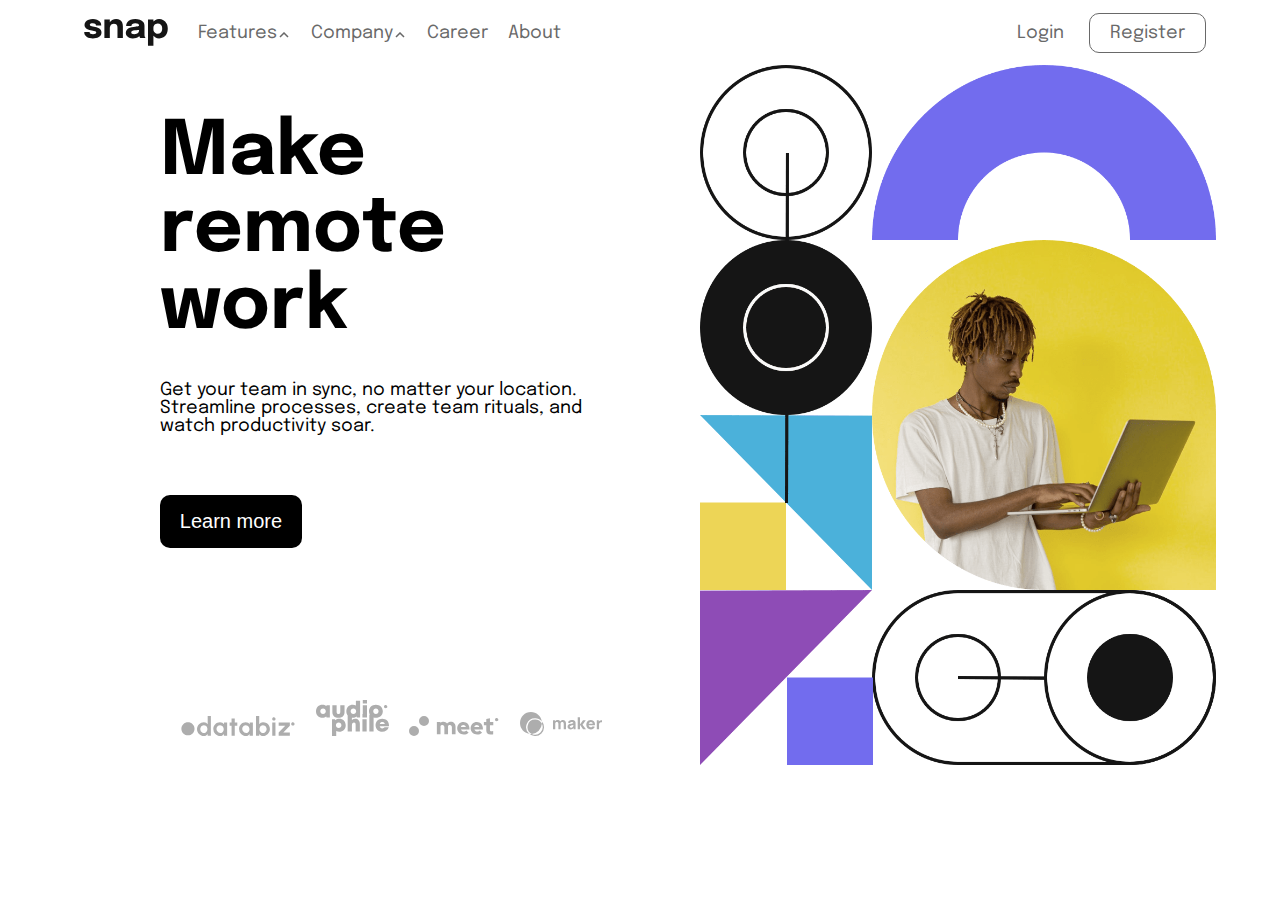
<file: index.html>
<!DOCTYPE html>
<html lang="en">
<head>
  <meta charset="UTF-8">
  <meta name="viewport" content="width=device-width, initial-scale=1.0"> <!-- displays site properly based on user's device -->

  <link rel="icon" type="image/png" sizes="32x32" href="./images/favicon-32x32.png">
  <link href="https://fonts.googleapis.com/css2?family=Epilogue&display=swap" rel="stylesheet">
  <title>Frontend Mentor | Intro section with dropdown navigation</title>
  <link rel="stylesheet" href="styler.css">
  <!-- Feel free to remove these styles or customise in your own stylesheet 👍 -->
  <style>
    .attribution { font-size: 11px; text-align: center; }
    .attribution a { color: hsl(228, 45%, 44%); }
  </style>
</head>
<body>

  <nav class="navigationBar">
    <div class="nav-container">
      <div class="logo">
        <svg width="84" height="27" xmlns="http://www.w3.org/2000/svg"><path d="M8.852 19.42c-1.108 0-2.175-.128-3.202-.385a9.648 9.648 0 0 1-2.756-1.137c-.811-.502-1.453-1.13-1.925-1.882-.473-.752-.709-1.63-.709-2.633v-.316h5.39v.246c0 .676.3 1.172.901 1.487.601.315 1.415.472 2.441.472a7.08 7.08 0 0 0 1.55-.166c.495-.11.903-.291 1.224-.542.321-.251.482-.569.482-.954 0-.618-.342-1.056-1.024-1.313-.683-.256-1.777-.513-3.282-.77a21.716 21.716 0 0 1-2.59-.595A10.937 10.937 0 0 1 2.938 9.91 5.28 5.28 0 0 1 1.17 8.28C.727 7.622.505 6.82.505 5.875c0-1.26.382-2.322 1.146-3.185.764-.863 1.782-1.517 3.054-1.96C5.977.287 7.377.065 8.905.065c1.458 0 2.818.242 4.078.726 1.26.484 2.28 1.179 3.062 2.083.782.904 1.172 1.992 1.172 3.264v.245H11.88v-.21c0-.467-.149-.846-.446-1.138a2.804 2.804 0 0 0-1.129-.656 4.616 4.616 0 0 0-1.418-.219c-.443 0-.9.05-1.373.149-.473.099-.872.262-1.199.49-.327.227-.49.545-.49.954 0 .396.175.72.525.97.35.252.84.456 1.47.613.63.158 1.36.306 2.188.447.781.128 1.607.306 2.476.533.869.228 1.686.549 2.45.963a5.34 5.34 0 0 1 1.855 1.627c.472.671.709 1.52.709 2.546 0 1.062-.245 1.972-.735 2.73a5.607 5.607 0 0 1-1.987 1.847 10.04 10.04 0 0 1-2.782 1.05c-1.021.227-2.068.341-3.142.341ZM33.48 19V8.92c0-.77-.1-1.473-.298-2.109a2.965 2.965 0 0 0-1.067-1.531c-.513-.385-1.254-.577-2.223-.577-.84 0-1.566.192-2.178.577a3.754 3.754 0 0 0-1.41 1.61c-.326.688-.49 1.482-.49 2.38L24.31 8.185c0-1.61.35-3.022 1.05-4.235a7.627 7.627 0 0 1 2.844-2.853C29.398.41 30.726.066 32.183.066c1.53 0 2.786.306 3.772.919.986.612 1.721 1.464 2.205 2.555.484 1.09.726 2.365.726 3.824V19H33.48Zm-13.09 0V.415h5.425V19h-5.425Zm28.389.385c-1.354 0-2.558-.216-3.614-.648-1.056-.431-1.881-1.055-2.476-1.872-.595-.817-.893-1.808-.893-2.975 0-1.318.362-2.392 1.085-3.22.724-.828 1.683-1.461 2.879-1.899a15.898 15.898 0 0 1 3.894-.866c2.041-.198 3.45-.38 4.226-.542.776-.164 1.164-.45 1.164-.858V6.47c0-.688-.33-1.23-.989-1.627-.66-.397-1.578-.595-2.756-.595-1.249 0-2.202.224-2.861.673-.66.45-.99 1.135-.99 2.056H42.11c0-1.493.406-2.753 1.217-3.78.81-1.026 1.91-1.805 3.298-2.336 1.389-.53 2.958-.796 4.708-.796 1.633 0 3.144.248 4.532.744 1.389.496 2.506 1.24 3.352 2.231.845.992 1.268 2.252 1.268 3.78v8.032c0 .479.015.937.044 1.374.03.438.096.837.201 1.199.117.408.263.747.438 1.015.175.268.32.455.437.56h-5.337a3.723 3.723 0 0 1-.376-.508 3.962 3.962 0 0 1-.43-.892 7.195 7.195 0 0 1-.305-1.234 9.674 9.674 0 0 1-.097-1.461l1.12.77c-.326.77-.854 1.432-1.583 1.986-.73.554-1.593.98-2.59 1.278-.998.297-2.074.446-3.23.446Zm1.452-4.06a6.14 6.14 0 0 0 2.389-.464A4.104 4.104 0 0 0 54.43 13.4c.467-.665.7-1.534.7-2.608V8.92l1.348 1.313c-.77.28-1.66.51-2.669.69-1.01.182-2.015.324-3.019.43-1.19.116-2.08.317-2.668.603-.59.286-.884.767-.884 1.444 0 .642.25 1.123.752 1.444.502.32 1.249.481 2.24.481Zm13.742 11.323V.415h5.442v26.233h-5.442Zm11.182-7.228a7.325 7.325 0 0 1-4.042-1.181c-1.225-.788-2.205-1.85-2.94-3.185-.735-1.336-1.103-2.838-1.103-4.507v-.28l2.345-.052v.21c0 .863.21 1.619.63 2.266.42.648.963 1.146 1.628 1.496.665.35 1.359.526 2.082.526 1.19 0 2.226-.412 3.106-1.234.881-.823 1.322-2.109 1.322-3.859s-.438-3.025-1.313-3.824c-.875-.799-1.913-1.199-3.115-1.199-.723 0-1.417.173-2.082.517a4.308 4.308 0 0 0-1.628 1.461c-.42.63-.63 1.383-.63 2.257l-2.345-.14c0-1.68.368-3.164 1.103-4.453.735-1.29 1.715-2.307 2.94-3.054a7.619 7.619 0 0 1 4.042-1.12c1.505 0 2.911.37 4.218 1.111 1.306.741 2.365 1.823 3.176 3.247.81 1.423 1.216 3.155 1.216 5.197 0 2.135-.396 3.932-1.19 5.39-.793 1.458-1.843 2.558-3.15 3.299a8.51 8.51 0 0 1-4.27 1.111Z" fill="#151515"/></svg>
      </div>
      <button onclick="OpeningThemenu()" class="openMenu"><svg width="32" height="18" xmlns="http://www.w3.org/2000/svg"><g fill="#151515" fill-rule="evenodd"><path d="M0 0h32v2H0zM0 8h32v2H0zM0 16h32v2H0z"/></g></svg></button>
      <div id="navigation-block" class="navigationItems">
        <button onclick="ClosingThemenu()" class="closeMenu"><svg width="26" height="26" xmlns="http://www.w3.org/2000/svg"><g fill="#151515" fill-rule="evenodd"><path d="m2.393.98 22.628 22.628-1.414 1.414L.979 2.395z"/><path d="M.98 23.607 23.609.979l1.414 1.414L2.395 25.021z"/></g></svg></button>
        <div class="navigationLinks">
          <div class="features">
            <a href="#">Features<span class="arrow"><svg  class="arrow" width="10" height="6" xmlns="http://www.w3.org/2000/svg"><path stroke="#686868" stroke-width="1.5" fill="none" d="m1 5 4-4 4 4"/></svg></span></a>
            <div class="feature-box">
              <ul class="features-items">
                <li>
                  <svg width="14" height="16" xmlns="http://www.w3.org/2000/svg"><path d="M14 3v12a1 1 0 0 1-1 1H1a1 1 0 0 1-1-1V3a1 1 0 0 1 1-1h1V1a1 1 0 1 1 2 0v1h2V1a1 1 0 1 1 2 0v1h2V1a1 1 0 0 1 2 0v1h1a1 1 0 0 1 1 1Zm-2 3H2v1h10V6Zm0 3H2v1h10V9Zm0 3H2v1h10v-1Z" fill="#726CEE"/></svg>
                  <a class="feature-list-item" href="#">Todo List</a>
                </li>
                <li>
                  <svg width="16" height="16" xmlns="http://www.w3.org/2000/svg"><path d="M12.667 8.667h-4v4h4v-4ZM11.334 0v1.333H4.667V0h-2v1.333h-1C.75 1.333 0 2.083 0 3v11.333C0 15.25.75 16 1.667 16h12.667C15.25 16 16 15.25 16 14.333V3c0-.917-.75-1.667-1.666-1.667h-1V0h-2Zm3 14.333H1.667V5.5h12.667v8.833Z" fill="#4BB1DA"/></svg>
                  <a class="feature-list-item" href="#">Calendar</a>
                </li>
                <li>
                  <svg width="13" height="17" xmlns="http://www.w3.org/2000/svg"><path d="M6.408 13.916c-3.313 0-6-1.343-6-3 0-.612.371-1.18 1-1.654V7.916a5 5 0 0 1 3.041-4.6 2 2 0 0 1 3.507-1.664 2 2 0 0 1 .411 1.664 5.002 5.002 0 0 1 3.041 4.6v1.346c.629.474 1 1.042 1 1.654 0 1.657-2.687 3-6 3Zm0 1c.694 0 1.352-.066 1.984-.16.004.054.016.105.016.16a2 2 0 0 1-4 0c0-.055.012-.106.016-.16.633.094 1.29.16 1.984.16Z" fill="#EDD556"/></svg>
                  <a class="feature-list-item" href="#">Reminders</a>
                </li>
                <li>
                  <svg width="16" height="16" xmlns="http://www.w3.org/2000/svg"><path d="M8 0a8 8 0 1 1 0 16A8 8 0 0 1 8 0Zm0 2.133a5.867 5.867 0 1 0 0 11.734A5.867 5.867 0 0 0 8 2.133ZM8 3.2a4.8 4.8 0 1 1 0 9.6 4.8 4.8 0 0 1 0-9.6Zm-.533 2.667a.533.533 0 0 0-.534.533v2.133c0 .295.24.534.534.534h3.2a.533.533 0 0 0 0-1.067H8V6.4a.533.533 0 0 0-.533-.533Z" fill="#8E4CB6"/></svg>
                  <a class="feature-list-item" href="#">Planning</a>
                </li>
              </ul>
            </div>

          </div>
          <div class="features">
            <a href="#">Company<span class="arrow"><svg  class="arrow" width="10" height="6" xmlns="http://www.w3.org/2000/svg"><path stroke="#686868" stroke-width="1.5" fill="none" d="m1 5 4-4 4 4"/></svg></span></a>
            <div class="feature-box">
              <ul class="features-items">
                <li>
                  <a class="feature-list-item" href="#">History</a>
                </li>
                <li>
                  <a class="feature-list-item" href="#">Our Team</a>
                </li>
                <li>
                  <a class="feature-list-item" href="#">Blog</a>
                </li>
              </ul>
            </div>

          </div>

          

          
          
          
          <a href="#">Career</a>
          <a href="#">About</a>
        </div>
        <div class="regAndlog">
          <a href="#" class="logBtn">Login</a>
          <a href="#" class="regBtn">Register</a>
        </div>
      </div>
    </div>
  </nav>


  <section class="main-container">
    <div class="container">
      <div class="left-part">
        <div class="content">
          <strong><h3>Make<br> remote work</h3></strong>
          <p>Get your team in sync, no matter your location. Streamline processes, 
            create team rituals, and watch productivity soar.</p>
          <button>Learn more</button>
        </div>
        <div class="footer-logo-con">
          <ul class="footer-logo">
            <li><svg width="114" height="20" xmlns="http://www.w3.org/2000/svg"><path d="M22.887 20c.838 0 1.576-.183 2.213-.55a4.977 4.977 0 0 0 1.584-1.429v1.638h3.195V0h-3.195v8.191A4.848 4.848 0 0 0 25.1 6.756c-.637-.362-1.375-.544-2.213-.544-.951 0-1.842.18-2.67.538-.83.358-1.561.854-2.194 1.487a6.996 6.996 0 0 0-1.486 2.196A6.68 6.68 0 0 0 16 13.106c0 .953.179 1.844.537 2.674.358.83.853 1.562 1.486 2.195a6.989 6.989 0 0 0 2.193 1.488c.83.358 1.72.537 2.671.537Zm.04-3.08a3.42 3.42 0 0 1-1.827-.511 3.826 3.826 0 0 1-1.827-3.303c0-.708.166-1.35.498-1.926a3.9 3.9 0 0 1 1.322-1.383 3.379 3.379 0 0 1 1.834-.518c.672 0 1.272.17 1.8.511.528.341.94.802 1.237 1.383.297.581.445 1.225.445 1.933 0 .7-.148 1.34-.445 1.92a3.53 3.53 0 0 1-1.23 1.383c-.524.34-1.127.511-1.807.511ZM39.294 20c.794 0 1.486-.181 2.075-.544a4.375 4.375 0 0 0 1.434-1.422l.13 1.625h3.209V6.553h-3.195l.144 1.678a5.992 5.992 0 0 0-1.748-1.468c-.685-.385-1.464-.577-2.337-.577-.934 0-1.807.175-2.619.524a6.818 6.818 0 0 0-2.147 1.455c-.62.62-1.1 1.341-1.44 2.163a6.81 6.81 0 0 0-.511 2.634 6.935 6.935 0 0 0 2.042 4.967 7.16 7.16 0 0 0 2.24 1.52c.846.368 1.754.551 2.723.551Zm.091-3.08a3.51 3.51 0 0 1-1.813-.498 4.227 4.227 0 0 1-1.395-1.33 4.049 4.049 0 0 1-.654-1.842c-.061-.734.057-1.4.353-1.998a3.592 3.592 0 0 1 1.264-1.435 3.3 3.3 0 0 1 1.853-.538 3.32 3.32 0 0 1 1.794.498c.532.332.968.776 1.309 1.33.34.555.541 1.173.602 1.855.053.725-.054 1.387-.32 1.986a3.384 3.384 0 0 1-1.172 1.435c-.516.358-1.122.537-1.82.537Zm14.378 2.74V9.75h2.54V6.553h-2.54V2.438h-3.195v4.115H48.63v3.198h1.938v9.908h3.195Zm11.273.34c.795 0 1.486-.181 2.076-.544a4.375 4.375 0 0 0 1.433-1.422l.131 1.625h3.208V6.553H68.69l.145 1.678a5.992 5.992 0 0 0-1.749-1.468c-.685-.385-1.464-.577-2.337-.577-.934 0-1.807.175-2.619.524a6.818 6.818 0 0 0-2.147 1.455c-.62.62-1.1 1.341-1.44 2.163a6.81 6.81 0 0 0-.51 2.634 6.935 6.935 0 0 0 2.042 4.967 7.16 7.16 0 0 0 2.239 1.52c.847.368 1.754.551 2.723.551Zm.092-3.08a3.51 3.51 0 0 1-1.814-.498 4.227 4.227 0 0 1-1.394-1.33 4.049 4.049 0 0 1-.655-1.842c-.06-.734.057-1.4.354-1.998a3.592 3.592 0 0 1 1.263-1.435 3.3 3.3 0 0 1 1.853-.538 3.32 3.32 0 0 1 1.794.498c.532.332.969.776 1.31 1.33.34.555.54 1.173.602 1.855.052.725-.055 1.387-.321 1.986a3.384 3.384 0 0 1-1.172 1.435c-.515.358-1.122.537-1.82.537ZM81.993 20c.96 0 1.857-.18 2.69-.537a6.968 6.968 0 0 0 3.687-3.696 6.774 6.774 0 0 0 .536-2.687c0-1.267-.31-2.423-.93-3.467a7.027 7.027 0 0 0-2.5-2.496c-1.048-.62-2.209-.93-3.483-.93-.82 0-1.547.185-2.18.556a5.15 5.15 0 0 0-1.591 1.448V0h-3.195v19.66h3.195v-1.665a5.15 5.15 0 0 0 1.59 1.448c.634.371 1.36.557 2.18.557Zm-.04-3.093c-.663 0-1.256-.17-1.78-.511a3.53 3.53 0 0 1-1.231-1.383 4.187 4.187 0 0 1-.445-1.933c0-.69.148-1.326.445-1.907a3.58 3.58 0 0 1 1.23-1.39 3.164 3.164 0 0 1 1.782-.517c.672 0 1.287.17 1.846.511.558.341 1.004.802 1.335 1.383.332.58.498 1.221.498 1.92 0 .708-.166 1.35-.498 1.927a3.88 3.88 0 0 1-1.329 1.382 3.435 3.435 0 0 1-1.852.518ZM92.874 4.6c.463 0 .854-.155 1.173-.465.318-.31.478-.701.478-1.173 0-.463-.16-.852-.478-1.166a1.604 1.604 0 0 0-1.172-.472c-.463 0-.856.157-1.179.472a1.563 1.563 0 0 0-.484 1.166c0 .472.161.863.484 1.173.323.31.716.465 1.179.465Zm19 5c.463 0 .854-.155 1.173-.465.318-.31.478-.701.478-1.173 0-.463-.16-.852-.478-1.166a1.604 1.604 0 0 0-1.172-.472c-.463 0-.856.157-1.179.472a1.563 1.563 0 0 0-.484 1.166c0 .472.161.863.484 1.173.323.31.716.465 1.179.465ZM6.979 19.324c1.835 0 3.385-.616 4.65-1.846 1.264-1.23 1.896-2.782 1.896-4.654 0-1.838-.632-3.38-1.897-4.628-1.264-1.248-2.814-1.872-4.65-1.872-1.835 0-3.393.624-4.675 1.872C1.021 9.444.38 10.986.38 12.824c0 1.872.64 3.423 1.922 4.654 1.282 1.23 2.84 1.846 4.676 1.846Zm87.48.335V6.553h-3.195V19.66h3.195Zm14.399 0v-3.198h-6.573l6.573-6.71V6.553H97.675v3.198h6.586l-6.586 6.71v3.198h11.182Z" fill="#ADADAD"/></svg></li>
            <li><svg width="73" height="36" xmlns="http://www.w3.org/2000/svg"><path d="M6.476 17.85c1.434 0 2.715-.47 3.726-1.287l.364.87h3.289V5.126h-3.17l-.436.952C9.23 5.238 7.93 4.754 6.476 4.754 2.699 4.754 0 7.467 0 11.28c0 3.825 2.7 6.571 6.476 6.571Zm.568-3.754c-1.593 0-2.764-1.2-2.764-2.807 0-1.598 1.161-2.797 2.764-2.797 1.594 0 2.765 1.2 2.765 2.797 0 1.607-1.171 2.807-2.765 2.807Zm15.422 3.754c3.648 0 6.078-2.243 6.078-5.687V5.138H24.29v6.84c0 1.286-.687 2.064-1.824 2.064-1.136 0-1.837-.765-1.837-2.064v-6.84h-4.254v7.025c0 3.444 2.443 5.687 6.091 5.687Zm14.361.013c1.439 0 2.72-.488 3.725-1.33l.401.914h3.148V.694h-4.205v4.895a5.78 5.78 0 0 0-3.069-.854c-3.79 0-6.489 2.732-6.489 6.557 0 3.826 2.7 6.571 6.49 6.571Zm.57-3.754c-1.594 0-2.765-1.21-2.765-2.816 0-1.608 1.17-2.817 2.764-2.817 1.594 0 2.765 1.21 2.765 2.817 0 1.607-1.171 2.816-2.765 2.816ZM50.99 3.598V0H46.8v3.598h4.19Zm.032 13.848V5.138H46.77v12.308h4.254Zm8.88.404c4.014 0 6.925-2.755 6.925-6.558 0-3.815-2.911-6.557-6.924-6.557-4.027 0-6.925 2.742-6.925 6.557 0 3.803 2.898 6.558 6.925 6.558Zm9.76-9.573c.463 0 .853-.156 1.172-.466.318-.31.478-.7.478-1.173 0-.463-.16-.852-.478-1.166A1.604 1.604 0 0 0 69.663 5c-.463 0-.856.157-1.179.472A1.563 1.563 0 0 0 68 6.638c0 .472.161.863.484 1.173.323.31.716.466 1.179.466Zm-9.76 5.765c-1.55 0-2.663-1.122-2.663-2.75 0-1.627 1.113-2.748 2.664-2.748 1.55 0 2.663 1.131 2.663 2.749 0 1.627-1.112 2.749-2.663 2.749Zm-39.676 21.86v-4.846a5.789 5.789 0 0 0 3.01.817c3.777 0 6.476-2.735 6.476-6.57 0-3.835-2.7-6.558-6.475-6.558-1.468 0-2.775.506-3.79 1.381l-.533-.977h-2.893v16.753h4.205Zm2.442-7.783c-1.594 0-2.765-1.2-2.765-2.816 0-1.617 1.171-2.817 2.765-2.817 1.593 0 2.764 1.2 2.764 2.817 0 1.617-1.18 2.816-2.764 2.816Zm13.25 3.338v-6.573c0-1.58.802-2.49 2.09-2.49 1.11 0 1.61.724 1.61 2.144v6.919h4.253v-7.412c0-3.19-1.822-5.26-4.657-5.26a5.28 5.28 0 0 0-3.297 1.174v-5.255h-4.253v16.753h4.253Zm14.718-13.849V14.01h-4.189v3.598h4.189Zm.033 13.849V19.148h-4.254v12.309h4.254Zm6.929 0V14.704h-4.254v16.753H57.6Zm8.664.404c3.099 0 5.597-1.755 6.466-4.564h-4.233c-.409.72-1.24 1.154-2.233 1.154-1.343 0-2.243-.73-2.52-2.142h9.17c.055-.38.087-.752.087-1.122 0-3.611-2.756-6.442-6.737-6.442-3.876 0-6.708 2.775-6.708 6.548 0 3.76 2.855 6.568 6.708 6.568Zm2.547-7.9h-4.993c.344-1.222 1.206-1.894 2.446-1.894 1.284 0 2.173.664 2.547 1.894Z" fill="#ADADAD"/></svg></li>
            <li><svg width="90" height="20" xmlns="http://www.w3.org/2000/svg"><path d="M5 10a5 5 0 1 1 0 10 5 5 0 0 1 0-10ZM15 0a5 5 0 1 1 0 10 5 5 0 0 1 0-10Zm16.515 18.34V9.964c.226-.293.5-.513.824-.66.324-.146.689-.22 1.095-.22.587 0 1.058.205 1.412.614.353.408.53.945.53 1.608v7.034h3.658v-7.543a7.069 7.069 0 0 0-.045-.787c.241-.293.527-.52.858-.683.331-.162.7-.242 1.107-.242.587 0 1.057.204 1.411.613.354.408.53.945.53 1.608v7.034h3.659v-7.543c0-1.435-.433-2.615-1.299-3.54-.865-.926-1.976-1.389-3.33-1.389-.783 0-1.506.147-2.168.44a4.968 4.968 0 0 0-1.716 1.25 4.316 4.316 0 0 0-1.524-1.239 4.504 4.504 0 0 0-2.021-.45c-.557 0-1.088.084-1.592.254-.505.17-.967.424-1.389.763V6.1h-3.658v12.24h3.658Zm23.168.231c.993 0 1.885-.146 2.675-.44.79-.292 1.562-.763 2.315-1.41l-2.416-2.199c-.286.293-.632.52-1.039.683a3.63 3.63 0 0 1-1.355.243c-.692 0-1.294-.182-1.806-.544a3.22 3.22 0 0 1-1.13-1.4h8.514v-.926a7.74 7.74 0 0 0-.452-2.672c-.301-.825-.719-1.531-1.253-2.117A5.875 5.875 0 0 0 56.828 6.4a5.71 5.71 0 0 0-2.416-.509c-.873 0-1.69.162-2.45.486a6.032 6.032 0 0 0-1.976 1.342 6.357 6.357 0 0 0-1.321 2.025 6.418 6.418 0 0 0-.486 2.487c0 .88.17 1.709.508 2.488a6.378 6.378 0 0 0 1.378 2.024 6.268 6.268 0 0 0 2.066 1.343 6.717 6.717 0 0 0 2.552.485Zm2.167-7.682h-4.99c.18-.617.49-1.095.926-1.434.436-.34.956-.51 1.558-.51.587 0 1.103.178 1.547.533.444.355.764.825.96 1.411Zm11.268 7.682c.994 0 1.885-.146 2.676-.44.79-.292 1.562-.763 2.314-1.41l-2.416-2.199c-.286.293-.632.52-1.039.683a3.63 3.63 0 0 1-1.354.243c-.693 0-1.295-.182-1.807-.544a3.22 3.22 0 0 1-1.129-1.4h8.513v-.926a7.74 7.74 0 0 0-.452-2.672c-.3-.825-.718-1.531-1.253-2.117A5.875 5.875 0 0 0 70.263 6.4a5.71 5.71 0 0 0-2.416-.509c-.873 0-1.69.162-2.45.486a6.032 6.032 0 0 0-1.976 1.342 6.357 6.357 0 0 0-1.32 2.025 6.418 6.418 0 0 0-.486 2.487c0 .88.17 1.709.508 2.488a6.378 6.378 0 0 0 1.377 2.024 6.268 6.268 0 0 0 2.066 1.343 6.717 6.717 0 0 0 2.552.485Zm2.168-7.682h-4.99c.18-.617.489-1.095.925-1.434.437-.34.956-.51 1.558-.51.587 0 1.103.178 1.547.533.444.355.764.825.96 1.411Zm11.335 7.613c.346 0 .775-.035 1.287-.104a7.37 7.37 0 0 0 1.265-.266V15.1c-.301.092-.58.158-.836.196a5.456 5.456 0 0 1-.813.058c-.587 0-.997-.112-1.23-.335-.234-.224-.35-.606-.35-1.146v-4.65h3.342V6.1h-3.342V2.143l-3.658.81V6.1H74.87v3.123h2.416v5.392c0 1.28.365 2.248 1.095 2.904.73.655 1.81.983 3.24.983Zm6.042-13.225c.462 0 .853-.156 1.172-.466.318-.31.478-.7.478-1.173 0-.463-.16-.852-.478-1.166A1.604 1.604 0 0 0 87.663 2c-.463 0-.856.157-1.179.472A1.563 1.563 0 0 0 86 3.638c0 .472.161.863.484 1.173.323.31.716.466 1.179.466Z" fill="#ADADAD" fill-rule="evenodd"/></svg></li>
            <li><svg width="83" height="24" xmlns="http://www.w3.org/2000/svg"><path d="M35.276 17.143V11.76c0-.51.141-.925.424-1.246.282-.321.656-.482 1.123-.482.488 0 .87.164 1.148.49.277.326.415.783.415 1.37v5.25h2.238V11.76c0-.34.065-.64.194-.9.129-.261.308-.464.539-.61.23-.145.502-.218.814-.218.489 0 .871.164 1.148.49.277.326.416.783.416 1.37v5.25h2.238V11.3c0-.971-.26-1.757-.778-2.358-.518-.6-1.285-.9-2.3-.9-.592 0-1.131.13-1.616.39-.486.26-.873.624-1.16 1.09l.062-.096-.037-.07a2.632 2.632 0 0 0-.687-.768l-.145-.103c-.447-.296-1.02-.444-1.716-.444-.609 0-1.159.134-1.65.403-.327.18-.61.401-.848.666l-.102.12v-.975h-1.975v8.887h2.255Zm15.305.247c.768 0 1.403-.133 1.905-.4.39-.206.76-.514 1.109-.921l.014-.018v1.092h1.958v-5.431c0-.406-.016-.773-.049-1.103a2.653 2.653 0 0 0-.313-.987 2.61 2.61 0 0 0-1.382-1.25c-.609-.242-1.306-.363-2.09-.363-1.07 0-1.915.23-2.534.691a3.434 3.434 0 0 0-1.268 1.794l2.025.642c.142-.406.392-.688.748-.848.357-.159.7-.238 1.029-.238.592 0 1.015.123 1.267.37.177.173.292.414.345.724l.015.116-.357.053-.366.055-.353.052c-.576.085-1.091.174-1.547.267-.455.094-.847.2-1.176.321-.478.176-.858.394-1.14.654-.283.261-.487.561-.613.901a3.22 3.22 0 0 0-.19 1.128c0 .493.114.945.342 1.353.228.409.562.735 1.004.98.442.244.98.366 1.617.366Zm.477-1.761c-.258 0-.48-.039-.666-.115a.953.953 0 0 1-.432-.334.89.89 0 0 1-.153-.522c0-.148.032-.283.095-.403.063-.121.162-.232.296-.334.135-.101.312-.196.531-.284.192-.07.414-.137.667-.197.252-.06.584-.128.995-.202.257-.046.564-.1.92-.16l.03-.004v.007a15.73 15.73 0 0 1-.014.333l-.01.186c-.02.321-.086.603-.202.844-.06.126-.174.282-.341.469a2.32 2.32 0 0 1-.675.498c-.282.145-.63.218-1.04.218Zm8.92 1.514v-4.279l3.077 4.279h2.913l-3.423-4.444 3.21-4.443H62.99l-3.012 4.279V5.294h-2.271l-.017 11.849h2.288Zm14.968-3.818c.093-1.075-.017-2.01-.33-2.806-.312-.796-.795-1.413-1.448-1.852-.652-.438-1.445-.658-2.378-.658-.877 0-1.654.199-2.328.597a4.192 4.192 0 0 0-1.589 1.674c-.384.719-.576 1.564-.576 2.535 0 .888.197 1.677.589 2.365a4.244 4.244 0 0 0 1.63 1.621c.693.393 1.495.589 2.406.589.856 0 1.644-.225 2.366-.675a3.937 3.937 0 0 0 1.584-1.893l-2.239-.641c-.164.362-.403.639-.715.83-.313.193-.689.289-1.128.289-.696 0-1.224-.227-1.584-.68-.248-.313-.411-.716-.488-1.21l-.012-.085h6.24Zm-2.265-1.662h-3.915l.016-.076c.077-.323.191-.6.345-.83l.08-.11c.359-.464.92-.696 1.682-.696.653 0 1.123.199 1.411.597.177.244.3.585.368 1.022l.013.093Zm6.37 5.48V12.6c0-.34.047-.646.14-.918a2.02 2.02 0 0 1 .412-.707c.181-.2.403-.361.667-.482.263-.126.558-.201.884-.226.327-.025.613.001.86.078v-2.09a4.173 4.173 0 0 0-.806-.02c-.27.019-.53.065-.782.14a2.869 2.869 0 0 0-.7.308c-.28.164-.515.373-.707.625a3.2 3.2 0 0 0-.212.316l-.035.063V8.256h-1.975v8.887h2.255ZM10.972 0c5.466 0 9.999 3.997 10.834 9.228A8.914 8.914 0 0 1 9.228 21.805C3.998 20.97 0 16.438 0 10.971 0 4.912 4.912 0 10.97 0Zm4.099 6.171a8.914 8.914 0 0 0-5.842 15.634 11.095 11.095 0 0 0 2.639.102 7.543 7.543 0 0 1 3.226-14.364 7.55 7.55 0 0 1 6.813 4.322 10.972 10.972 0 0 1-10.04 10.042 7.543 7.543 0 0 0 10.04-10.042 11.052 11.052 0 0 0-.1-2.637 8.892 8.892 0 0 0-6.736-3.057Z" fill="#ADADAD"/></svg></li>
          </ul>
        </div>
      </div>
      <div class="right-part">
        <picture>
          <source media="(max-width : 768px)" srcset="images/image-hero-mobile.png" />
          <source media="(max-width : 1440px)" srcset="images/image-hero-desktop.png"/>
          <img src="images/image-hero-desktop.png" alt="image-of-webpage">
        </picture>
      </div>
    </div>
  </section>


  <script>
    let navCon = document.getElementById("navigation-block")


    function OpeningThemenu() {
      navCon.style.right = "0px";
    }

    function ClosingThemenu() {
      navCon.style.right = "-300px";
    }
  </script>

</body>
</html>
</file>
<file: styler.css>
@import url('https://fonts.googleapis.com/css2?family=Epilogue&display=swap');



*{
    padding: 0;
    margin: 0;

}

:root{
    font-size: 18px;
}

html{
    font-family: 'Epilogue', sans-serif;
    background-color: #fff;
    

}


img{
    max-width: 100%;
}



.navigationBar{
    width: 100%;
    position: relative;
    
}


.nav-container{
    width: 90%;
    height: 65px;
    margin: 0 auto;
    display: flex;
    flex-direction: row;
    
}


.logo{
    display: flex;
    align-items: center;
    margin: 0 20px;
}


.navigationLinks{
    display: flex;
    flex-direction: row;
    
    height: 100%;
    align-items: center;
    
}


.navigationLinks a{
    text-decoration: none;
    margin: 0 10px;
    color: hsl(0, 0%, 41%);
}

.navigationLinks a:hover{
    color: black;
    transition: 1s;
}


.navigationItems{
    width: 100%;
    display: flex;
    flex-direction: row;
    align-items: center;
    justify-content: space-between;
}


.logBtn{
    font-size: 18px;
    text-decoration: none;
    color: hsl(0, 0%, 41%);
    margin: 0 10px;
}


.logBtn:hover{
    color: black;
    transition: 1s;
}


.regBtn{
    font-size: 18px;
    text-decoration: none;
    color: hsl(0, 0%, 41%);
    margin: 0 10px;
    border: 1px solid hsl(0, 0%, 41%);
    padding: 10px 20px;
    border-radius: 10px;
}


.regBtn:hover{
    color: black;
    border: 1px solid black;
    transition: 0.5s;
}






.features{
    position: relative;
    
    height: 100%;
    display: flex;
    align-items: center;
    
}


.arrow{
    padding: 0 1px;
    
}

.features:hover  .feature-box{
    display: block;
    
}

.features:hover .arrow{
    transform: rotate(180deg);
    transition: 1s;
}


.feature-box{
    display: none;
    position: absolute;
    top: 65px;
    left: -70px;
    width: 150px;
    height: auto;
    background-color: #fff;
    padding: 10px;
    
    justify-content: center;
    border-radius: 10px;
    box-shadow: 0px 0px 10px 0px gray;
    
}


.features-items{
    list-style: none;
}

.features-items li{
    margin: 15px 0;
}



.company{
    position: relative;
    height: 100%;
    display: flex;
    align-items: center;
    padding: 10px;
    
    
}

.company:hover .company-box{
    display: block;
}


.company-box{
    display: none;
    position: absolute;
    top: 70px;
    width: 120px;
    background-color: #fff;
    border-radius: 10px;
    box-shadow: 0px 0px 10px 0px gray;
  
}


.openMenu{
    display: none;
}


.closeMenu{
    display: none;
}


@media(max-width: 800px) {
    .navigationItems{
        display: block;
        position: fixed;
        top: 0;
        right: 0;
        bottom: 0;
        width: 300px;
        transition: 1s;
        background-color: #fff;
        
        
        
        
        
        
    }

    .features{
        align-self: flex-start;
        
    

    }

    .features:hover{
        margin-bottom: 220px;
    }
    


    .feature-box{
        display: none;
        position: absolute;
        top: 65px;
        left: 0;
        box-shadow: none;
    }

    

    .navigationItems a{
        margin: 20px 0  ;
        align-self: flex-start;
    }
    

    .navigationLinks{
        display: flex;
        flex-direction: column;
        background-color: #fff;
        height:auto;
        width: 100%;
        padding: 10px;
    }

    .regBtn{
        display: block;
        text-align: center;
        
    }

    .logBtn{
        display: block;
        text-align: center;
        font-size: 18px;
    }

    .nav-container{
        display: flex;
        flex-direction: row;
        justify-content: space-between;
    }

    .closeMenu{
        display: block;
        margin-left: 210px;
        padding: 10px;
        border: none;
        background-color: #fff;
    }

    .openMenu{
        display: block  ;
        align-self: center;
        padding: 10px;
        background-color: #fff;
        border: none;
        
    }
 
}





.main-container{
    width: 100%;
    min-height: 700px;
    
}

.container{
    display: flex;
    flex-direction: row;
    width: 90%;
    margin: 0 auto;
    min-height: 700px;
}

.left-part{
    width: 50%;
    padding: 50px;
    padding-bottom: 0;
    padding-left: 70px;
    display: flex;
    flex-direction: column;
    justify-content: space-between;
    
}

.content{
    width: 90%;
    margin: 0 auto;
    height: 80%;
}

.content h3{
    font-size: 75px;
    font-family: 'Epilogue', sans-serif;
    margin-bottom: 35px;
    
}

.content p{
    margin: 25px 0;
}

.content button{
    font-size: 20px;
    font-weight: 400;
    padding: 15px 20px;
    border-radius: 10px;
    background-color: black;
    color: #fff;
    border: none;
    margin: 35px 0;
    transition: 0.15s;
    cursor: pointer;
}


.content button:hover{
    background-color: #fff;
    color: black;
    border: 1px solid black;
}

.footer-logo-con{
    width: 90%;
    margin: 0 auto;
    height: 10%;
    
}


.footer-logo{
    display: flex;
    flex-direction: row;
    list-style: none;
    justify-content: space-evenly;
    align-items: flex-end;
}

.right-part{
    width: 50%;
}

.right-part img{
    width: 100%;
    height: 100%;
}



@media(max-width: 768px) {
    .container{
        display: flex;
        flex-direction: column-reverse;
        width: 100%;
    }

    .left-part{
        width: 100%;
        padding: 0;
    }

    .right-part{
        width: 100%;
    }

    .content{
        padding: 0;
    }

    .content h3 , .content p{
        text-align: center;
        margin: 50px 0;
    }
}
</file>
